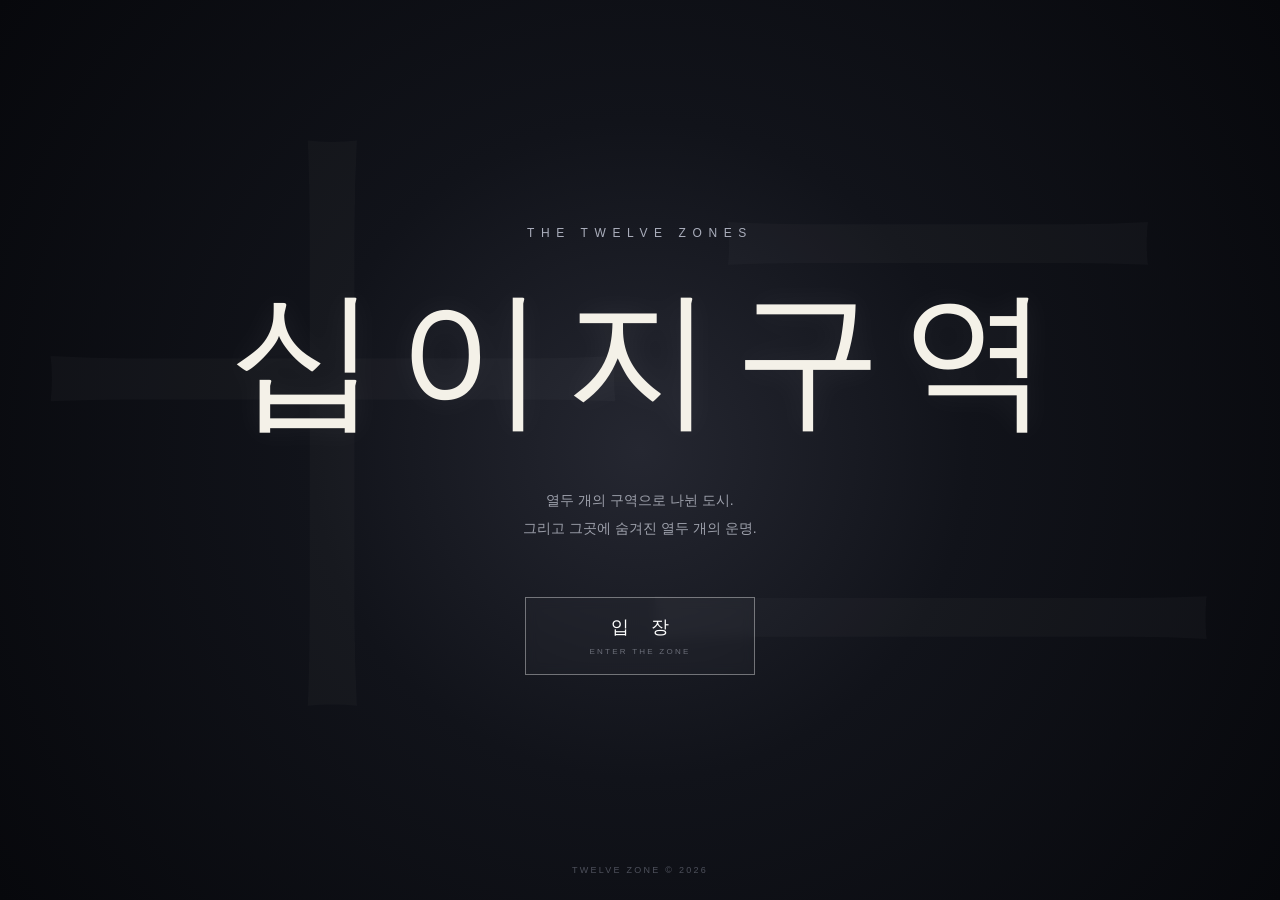
<file: index.html>
<!DOCTYPE html>
<html lang="ko">
<head>
    <meta charset="UTF-8">
    <meta name="viewport" content="width=device-width, initial-scale=1.0">

    <title>십이지구역 | TWELVE ZONE</title>

    <link rel="stylesheet" href="style.css">
</head>

<body>

    <!-- 메인 화면 -->
    <main id="main-screen" class="screen active">

        <div class="background-symbol">十二</div>

        <div class="main-content">

            <p class="subtitle">THE TWELVE ZONES</p>

            <h1>십이지구역</h1>

            <p class="description">
                열두 개의 구역으로 나뉜 도시.<br>
                그리고 그곳에 숨겨진 열두 개의 운명.
            </p>

            <!-- 입장 버튼 -->
            <a href="archive.html?tab=world" id="enter-button">
                <span>입 장</span>
                <small>ENTER THE ZONE</small>
            </a>

        </div>

        <div class="copyright">
            TWELVE ZONE © 2026
        </div>

    </main>

</body>
</html>
</file>
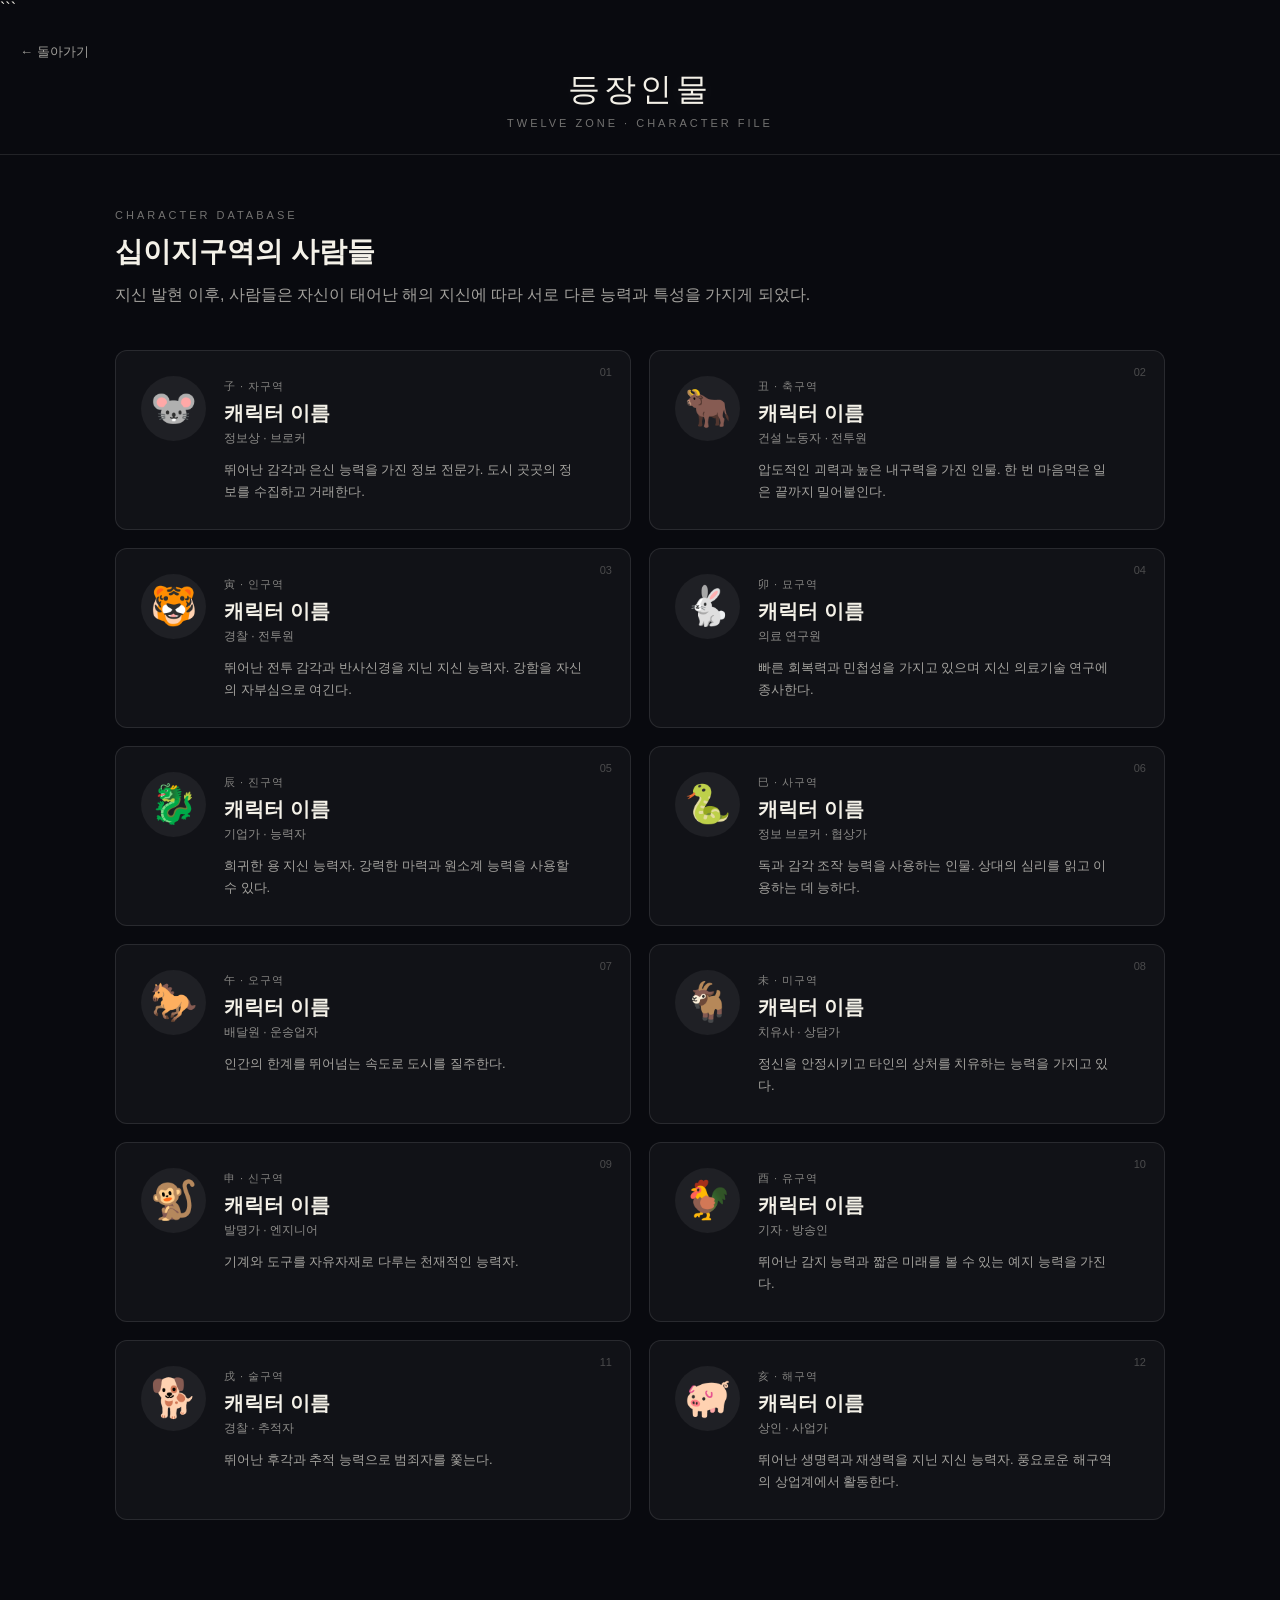
<file: characters.html>
<!DOCTYPE html>

<html lang="ko">
<head>
    <meta charset="UTF-8">
    <meta name="viewport" content="width=device-width, initial-scale=1.0">
    <title>등장인물 | 십이지구역</title>
    <link rel="stylesheet" href="style.css">
</head>

<body>

```
<div class="page">

    <header class="sub-header">
        <a href="index.html" class="back-button">← 돌아가기</a>
        <h1>등장인물</h1>
        <p>TWELVE ZONE · CHARACTER FILE</p>
    </header>

    <main class="character-container">

        <section class="character-intro">
            <span>CHARACTER DATABASE</span>
            <h2>십이지구역의 사람들</h2>
            <p>
                지신 발현 이후, 사람들은 자신이 태어난 해의 지신에 따라
                서로 다른 능력과 특성을 가지게 되었다.
            </p>
        </section>

        <section class="character-grid">

            <article class="character-card">
                <div class="character-number">01</div>
                <div class="character-icon">🐭</div>
                <div class="character-info">
                    <span class="character-zone">子 · 자구역</span>
                    <h3>캐릭터 이름</h3>
                    <p class="character-role">정보상 · 브로커</p>
                    <p>
                        뛰어난 감각과 은신 능력을 가진 정보 전문가.
                        도시 곳곳의 정보를 수집하고 거래한다.
                    </p>
                </div>
            </article>

            <article class="character-card">
                <div class="character-number">02</div>
                <div class="character-icon">🐂</div>
                <div class="character-info">
                    <span class="character-zone">丑 · 축구역</span>
                    <h3>캐릭터 이름</h3>
                    <p class="character-role">건설 노동자 · 전투원</p>
                    <p>
                        압도적인 괴력과 높은 내구력을 가진 인물.
                        한 번 마음먹은 일은 끝까지 밀어붙인다.
                    </p>
                </div>
            </article>

            <article class="character-card">
                <div class="character-number">03</div>
                <div class="character-icon">🐯</div>
                <div class="character-info">
                    <span class="character-zone">寅 · 인구역</span>
                    <h3>캐릭터 이름</h3>
                    <p class="character-role">경찰 · 전투원</p>
                    <p>
                        뛰어난 전투 감각과 반사신경을 지닌 지신 능력자.
                        강함을 자신의 자부심으로 여긴다.
                    </p>
                </div>
            </article>

            <article class="character-card">
                <div class="character-number">04</div>
                <div class="character-icon">🐇</div>
                <div class="character-info">
                    <span class="character-zone">卯 · 묘구역</span>
                    <h3>캐릭터 이름</h3>
                    <p class="character-role">의료 연구원</p>
                    <p>
                        빠른 회복력과 민첩성을 가지고 있으며
                        지신 의료기술 연구에 종사한다.
                    </p>
                </div>
            </article>

            <article class="character-card">
                <div class="character-number">05</div>
                <div class="character-icon">🐉</div>
                <div class="character-info">
                    <span class="character-zone">辰 · 진구역</span>
                    <h3>캐릭터 이름</h3>
                    <p class="character-role">기업가 · 능력자</p>
                    <p>
                        희귀한 용 지신 능력자.
                        강력한 마력과 원소계 능력을 사용할 수 있다.
                    </p>
                </div>
            </article>

            <article class="character-card">
                <div class="character-number">06</div>
                <div class="character-icon">🐍</div>
                <div class="character-info">
                    <span class="character-zone">巳 · 사구역</span>
                    <h3>캐릭터 이름</h3>
                    <p class="character-role">정보 브로커 · 협상가</p>
                    <p>
                        독과 감각 조작 능력을 사용하는 인물.
                        상대의 심리를 읽고 이용하는 데 능하다.
                    </p>
                </div>
            </article>

            <article class="character-card">
                <div class="character-number">07</div>
                <div class="character-icon">🐎</div>
                <div class="character-info">
                    <span class="character-zone">午 · 오구역</span>
                    <h3>캐릭터 이름</h3>
                    <p class="character-role">배달원 · 운송업자</p>
                    <p>
                        인간의 한계를 뛰어넘는 속도로 도시를 질주한다.
                    </p>
                </div>
            </article>

            <article class="character-card">
                <div class="character-number">08</div>
                <div class="character-icon">🐐</div>
                <div class="character-info">
                    <span class="character-zone">未 · 미구역</span>
                    <h3>캐릭터 이름</h3>
                    <p class="character-role">치유사 · 상담가</p>
                    <p>
                        정신을 안정시키고 타인의 상처를 치유하는
                        능력을 가지고 있다.
                    </p>
                </div>
            </article>

            <article class="character-card">
                <div class="character-number">09</div>
                <div class="character-icon">🐒</div>
                <div class="character-info">
                    <span class="character-zone">申 · 신구역</span>
                    <h3>캐릭터 이름</h3>
                    <p class="character-role">발명가 · 엔지니어</p>
                    <p>
                        기계와 도구를 자유자재로 다루는 천재적인 능력자.
                    </p>
                </div>
            </article>

            <article class="character-card">
                <div class="character-number">10</div>
                <div class="character-icon">🐓</div>
                <div class="character-info">
                    <span class="character-zone">酉 · 유구역</span>
                    <h3>캐릭터 이름</h3>
                    <p class="character-role">기자 · 방송인</p>
                    <p>
                        뛰어난 감지 능력과 짧은 미래를 볼 수 있는
                        예지 능력을 가진다.
                    </p>
                </div>
            </article>

            <article class="character-card">
                <div class="character-number">11</div>
                <div class="character-icon">🐕</div>
                <div class="character-info">
                    <span class="character-zone">戌 · 술구역</span>
                    <h3>캐릭터 이름</h3>
                    <p class="character-role">경찰 · 추적자</p>
                    <p>
                        뛰어난 후각과 추적 능력으로 범죄자를 쫓는다.
                    </p>
                </div>
            </article>

            <article class="character-card">
                <div class="character-number">12</div>
                <div class="character-icon">🐖</div>
                <div class="character-info">
                    <span class="character-zone">亥 · 해구역</span>
                    <h3>캐릭터 이름</h3>
                    <p class="character-role">상인 · 사업가</p>
                    <p>
                        뛰어난 생명력과 재생력을 지닌 지신 능력자.
                        풍요로운 해구역의 상업계에서 활동한다.
                    </p>
                </div>
            </article>

        </section>

    </main>

</div>
```

</body>
</html>
</file>
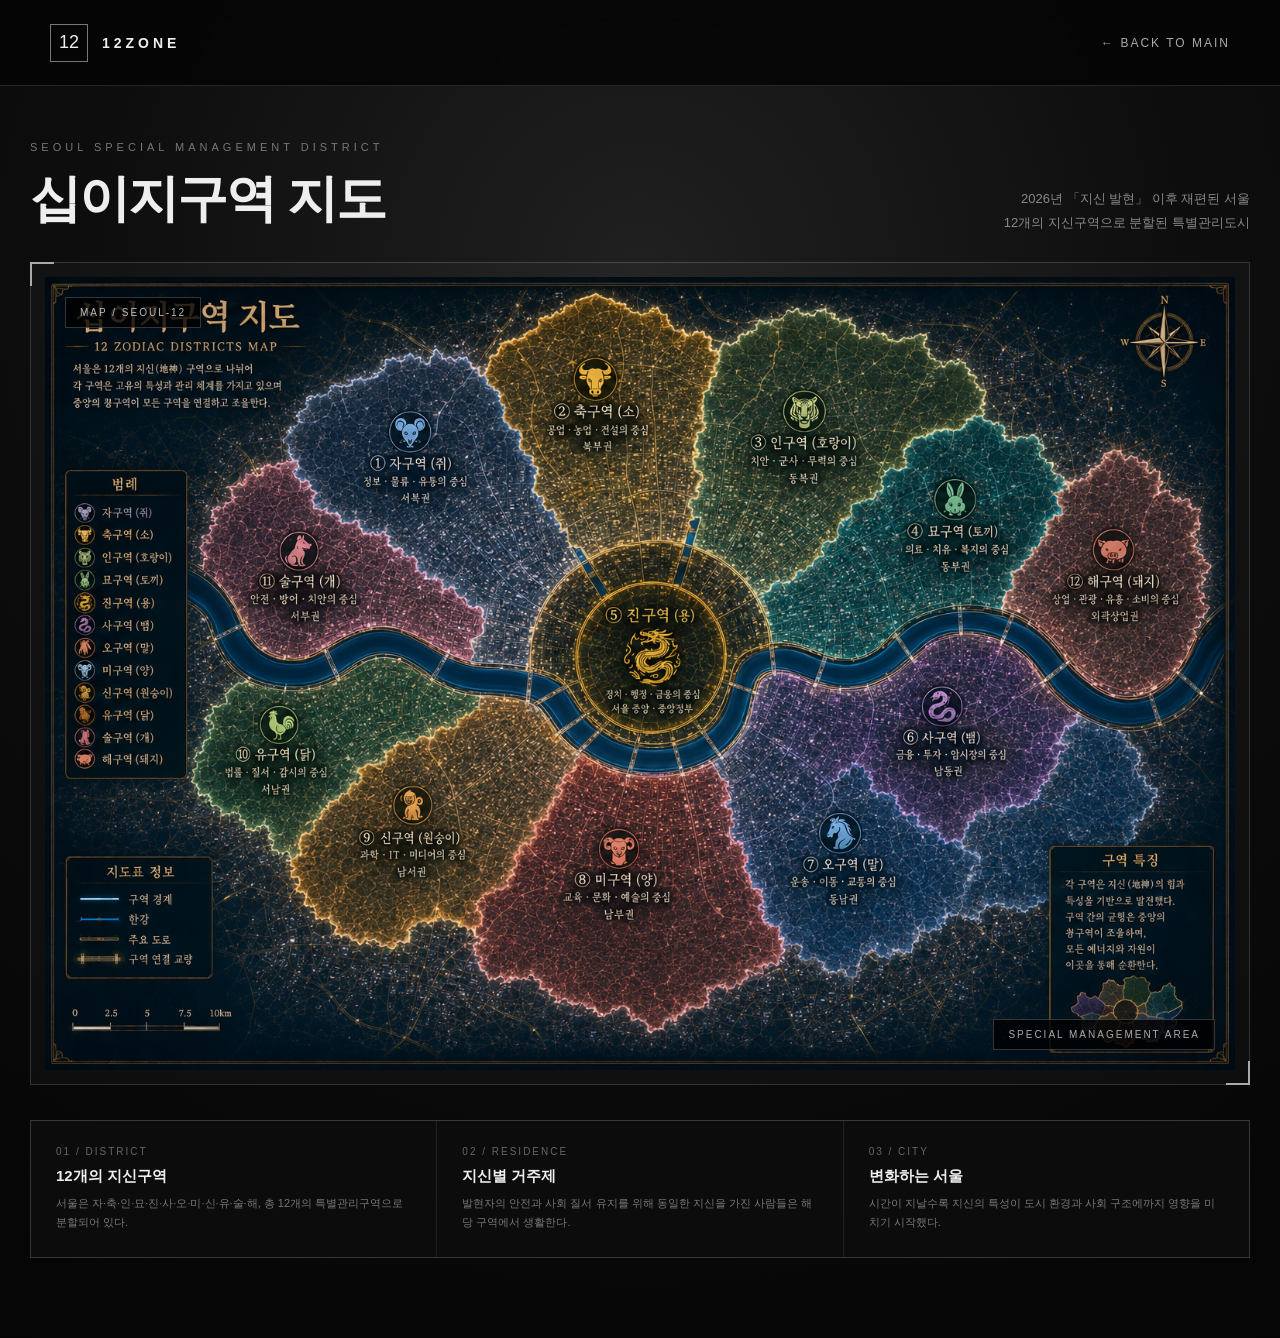
<file: map.html>
<!DOCTYPE html>
<html lang="ko">
<head>
    <meta charset="UTF-8">
    <meta name="viewport" content="width=device-width, initial-scale=1.0">

    <title>십이지구역 지도 | 12ZONE</title>

    <style>
        * {
            box-sizing: border-box;
        }

        html {
            min-height: 100%;
        }

        body {
            margin: 0;
            min-height: 100vh;
            background:
                radial-gradient(circle at 50% 20%, #202020 0%, #0d0d0d 45%, #050505 100%);
            color: #eee;
            font-family:
                "Pretendard",
                "Noto Sans KR",
                Arial,
                sans-serif;
        }

        /* 상단 헤더 */
        .header {
            height: 86px;
            border-bottom: 1px solid rgba(255,255,255,0.12);
            display: flex;
            align-items: center;
            justify-content: space-between;
            padding: 0 50px;
            background: rgba(5,5,5,0.88);
            backdrop-filter: blur(10px);
            position: sticky;
            top: 0;
            z-index: 10;
        }

        .logo {
            display: flex;
            align-items: center;
            gap: 14px;
        }

        .logo-mark {
            width: 38px;
            height: 38px;
            border: 1px solid #777;
            display: flex;
            align-items: center;
            justify-content: center;
            font-size: 18px;
        }

        .logo-text {
            font-size: 14px;
            letter-spacing: 4px;
            font-weight: 700;
        }

        .back {
            color: #aaa;
            text-decoration: none;
            font-size: 12px;
            letter-spacing: 2px;
            transition: 0.2s;
        }

        .back:hover {
            color: white;
        }

        /* 메인 */
        .container {
            width: min(1500px, calc(100% - 60px));
            margin: 0 auto;
            padding: 55px 0 80px;
        }

        .title-area {
            display: flex;
            justify-content: space-between;
            align-items: flex-end;
            margin-bottom: 28px;
        }

        .eyebrow {
            color: #777;
            font-size: 11px;
            letter-spacing: 4px;
            margin-bottom: 12px;
        }

        h1 {
            margin: 0;
            font-size: clamp(30px, 4vw, 52px);
            letter-spacing: -2px;
            font-weight: 700;
        }

        .description {
            color: #888;
            font-size: 13px;
            line-height: 1.8;
            text-align: right;
        }

        /* 지도 프레임 */
        .map-frame {
            position: relative;
            padding: 14px;
            background: rgba(255,255,255,0.025);
            border: 1px solid rgba(255,255,255,0.15);
        }

        .map-frame::before,
        .map-frame::after {
            content: "";
            position: absolute;
            width: 22px;
            height: 22px;
            pointer-events: none;
        }

        .map-frame::before {
            left: -1px;
            top: -1px;
            border-left: 2px solid #aaa;
            border-top: 2px solid #aaa;
        }

        .map-frame::after {
            right: -1px;
            bottom: -1px;
            border-right: 2px solid #aaa;
            border-bottom: 2px solid #aaa;
        }

        .map-inner {
            position: relative;
            background: #080808;
            overflow: hidden;
        }

        .map-inner img {
            display: block;
            width: 100%;
            height: auto;
        }

        /* 이미지 위 정보 */
        .map-label {
            position: absolute;
            top: 20px;
            left: 20px;
            padding: 9px 14px;
            background: rgba(0,0,0,0.78);
            border: 1px solid rgba(255,255,255,0.2);
            font-size: 10px;
            letter-spacing: 2px;
            color: #bbb;
        }

        .map-status {
            position: absolute;
            right: 20px;
            bottom: 20px;
            padding: 9px 14px;
            background: rgba(0,0,0,0.78);
            border: 1px solid rgba(255,255,255,0.2);
            font-size: 10px;
            letter-spacing: 2px;
            color: #aaa;
        }

        /* 하단 정보 */
        .info-grid {
            display: grid;
            grid-template-columns: repeat(3, 1fr);
            gap: 1px;
            margin-top: 35px;
            background: rgba(255,255,255,0.1);
            border: 1px solid rgba(255,255,255,0.1);
        }

        .info-card {
            min-height: 120px;
            padding: 25px;
            background: rgba(10,10,10,0.9);
        }

        .info-number {
            color: #666;
            font-size: 10px;
            letter-spacing: 2px;
            margin-bottom: 10px;
        }

        .info-title {
            font-size: 15px;
            font-weight: 600;
            margin-bottom: 8px;
        }

        .info-text {
            color: #777;
            font-size: 11px;
            line-height: 1.7;
        }

        /* 모바일 */
        @media (max-width: 800px) {

            .header {
                height: 70px;
                padding: 0 20px;
            }

            .container {
                width: calc(100% - 30px);
                padding-top: 35px;
            }

            .title-area {
                display: block;
            }

            .description {
                text-align: left;
                margin-top: 15px;
            }

            .info-grid {
                grid-template-columns: 1fr;
            }

            .map-frame {
                padding: 7px;
            }
        }
    </style>
</head>

<body>

<header class="header">

    <div class="logo">
        <div class="logo-mark">12</div>
        <div class="logo-text">12ZONE</div>
    </div>

    <a href="index.html" class="back">
        ← BACK TO MAIN
    </a>

</header>


<main class="container">

    <section class="title-area">

        <div>
            <div class="eyebrow">SEOUL SPECIAL MANAGEMENT DISTRICT</div>
            <h1>십이지구역 지도</h1>
        </div>

        <div class="description">
            2026년 「지신 발현」 이후 재편된 서울<br>
            12개의 지신구역으로 분할된 특별관리도시
        </div>

    </section>


    <section class="map-frame">

        <div class="map-inner">

            <img
                src="./zodiac-map.png"
                alt="서울 십이지구역 지도"
            >

            <div class="map-label">
                MAP / SEOUL-12
            </div>

            <div class="map-status">
                SPECIAL MANAGEMENT AREA
            </div>

        </div>

    </section>


    <section class="info-grid">

        <div class="info-card">
            <div class="info-number">01 / DISTRICT</div>
            <div class="info-title">12개의 지신구역</div>
            <div class="info-text">
                서울은 자·축·인·묘·진·사·오·미·신·유·술·해,
                총 12개의 특별관리구역으로 분할되어 있다.
            </div>
        </div>

        <div class="info-card">
            <div class="info-number">02 / RESIDENCE</div>
            <div class="info-title">지신별 거주제</div>
            <div class="info-text">
                발현자의 안전과 사회 질서 유지를 위해
                동일한 지신을 가진 사람들은 해당 구역에서 생활한다.
            </div>
        </div>

        <div class="info-card">
            <div class="info-number">03 / CITY</div>
            <div class="info-title">변화하는 서울</div>
            <div class="info-text">
                시간이 지날수록 지신의 특성이 도시 환경과
                사회 구조에까지 영향을 미치기 시작했다.
            </div>
        </div>

    </section>

</main>

</body>
</html>
</file>
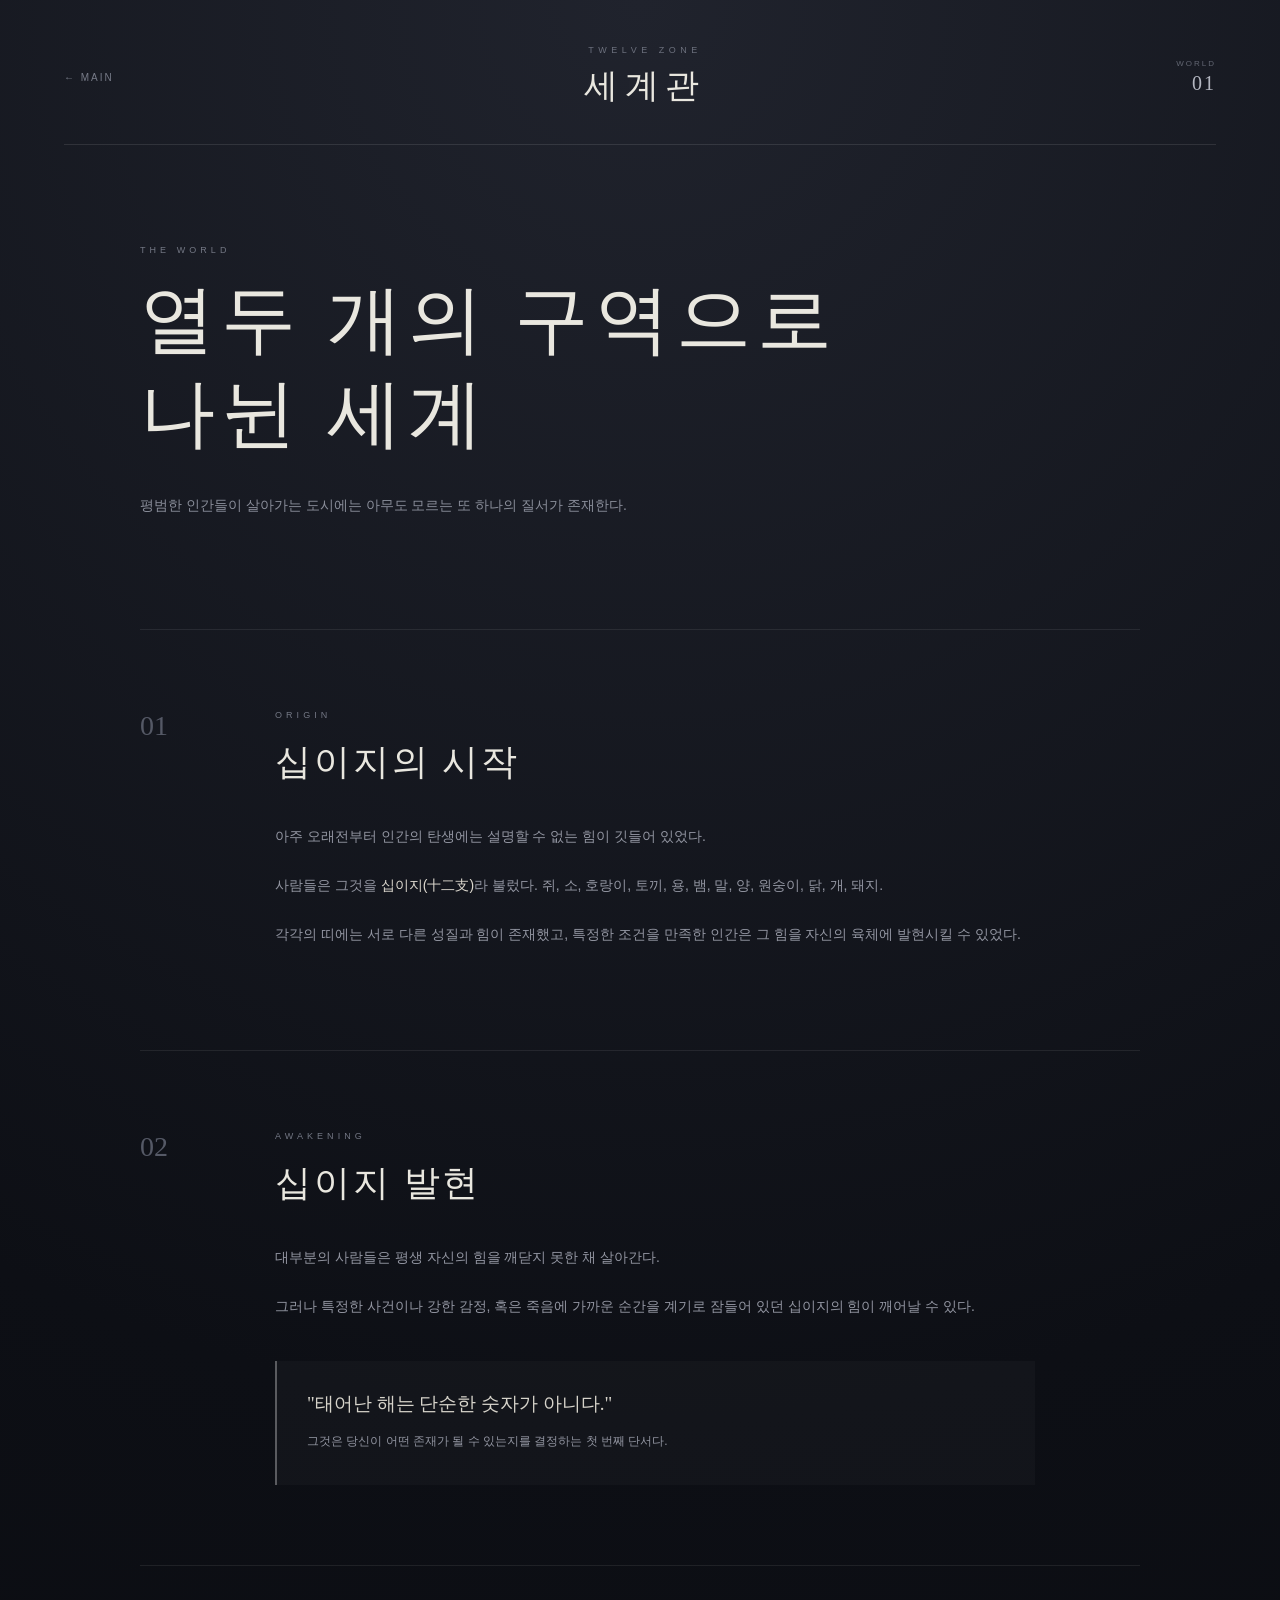
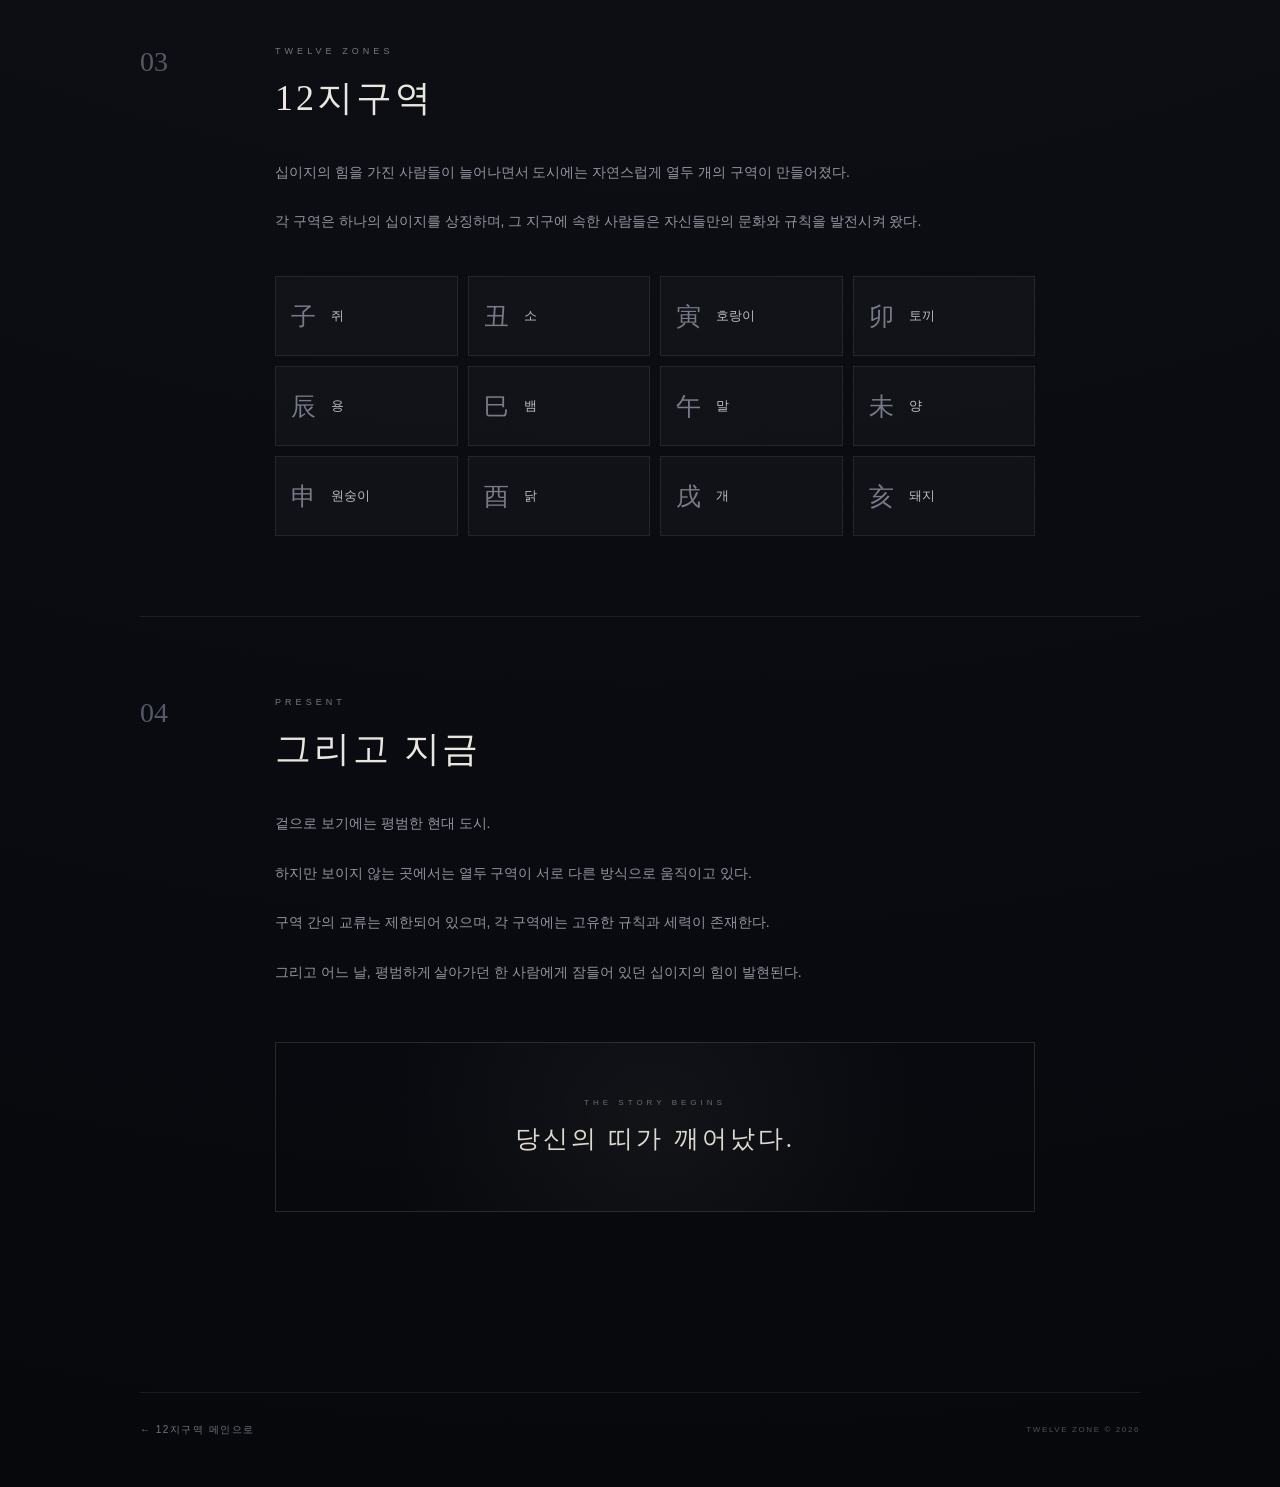
<file: world.html>
<!DOCTYPE html>
<html lang="ko">
<head>
    <meta charset="UTF-8">
    <meta name="viewport" content="width=device-width, initial-scale=1.0">

    <title>세계관 | 12지구역</title>

    <link rel="stylesheet" href="style.css">
</head>

<body>

    <main class="world-page">

        <!-- 상단 -->
        <header class="world-header">

            <a href="index.html" class="back-link">
                ← MAIN
            </a>

            <div class="header-title">
                <span>TWELVE ZONE</span>
                <h1>세계관</h1>
            </div>

            <div class="header-number">
                WORLD
                <strong>01</strong>
            </div>

        </header>


        <!-- 본문 -->
        <section class="world-content">

            <!-- INTRO -->
            <div class="world-intro">

                <span class="section-label">
                    THE WORLD
                </span>

                <h2>
                    열두 개의 구역으로<br>
                    나뉜 세계
                </h2>

                <p>
                    평범한 인간들이 살아가는 도시에는
                    아무도 모르는 또 하나의 질서가 존재한다.
                </p>

            </div>


            <!-- 세계의 탄생 -->
            <article class="world-section">

                <div class="section-number">
                    01
                </div>

                <div class="section-body">

                    <span class="section-label">
                        ORIGIN
                    </span>

                    <h3>
                        십이지의 시작
                    </h3>

                    <p>
                        아주 오래전부터 인간의 탄생에는
                        설명할 수 없는 힘이 깃들어 있었다.
                    </p>

                    <p>
                        사람들은 그것을 <strong>십이지(十二支)</strong>라 불렀다.
                        쥐, 소, 호랑이, 토끼, 용, 뱀,
                        말, 양, 원숭이, 닭, 개, 돼지.
                    </p>

                    <p>
                        각각의 띠에는 서로 다른 성질과 힘이 존재했고,
                        특정한 조건을 만족한 인간은 그 힘을
                        자신의 육체에 발현시킬 수 있었다.
                    </p>

                </div>

            </article>


            <!-- 발현 -->
            <article class="world-section">

                <div class="section-number">
                    02
                </div>

                <div class="section-body">

                    <span class="section-label">
                        AWAKENING
                    </span>

                    <h3>
                        십이지 발현
                    </h3>

                    <p>
                        대부분의 사람들은 평생 자신의 힘을
                        깨닫지 못한 채 살아간다.
                    </p>

                    <p>
                        그러나 특정한 사건이나 강한 감정,
                        혹은 죽음에 가까운 순간을 계기로
                        잠들어 있던 십이지의 힘이 깨어날 수 있다.
                    </p>

                    <div class="quote-box">

                        <span>
                            "태어난 해는 단순한 숫자가 아니다."
                        </span>

                        <p>
                            그것은 당신이 어떤 존재가 될 수 있는지를
                            결정하는 첫 번째 단서다.
                        </p>

                    </div>

                </div>

            </article>


            <!-- 12구역 -->
            <article class="world-section">

                <div class="section-number">
                    03
                </div>

                <div class="section-body">

                    <span class="section-label">
                        TWELVE ZONES
                    </span>

                    <h3>
                        12지구역
                    </h3>

                    <p>
                        십이지의 힘을 가진 사람들이 늘어나면서
                        도시에는 자연스럽게 열두 개의 구역이 만들어졌다.
                    </p>

                    <p>
                        각 구역은 하나의 십이지를 상징하며,
                        그 지구에 속한 사람들은 자신들만의
                        문화와 규칙을 발전시켜 왔다.
                    </p>

                    <div class="zone-list">

                        <div>
                            <span>子</span>
                            <strong>쥐</strong>
                        </div>

                        <div>
                            <span>丑</span>
                            <strong>소</strong>
                        </div>

                        <div>
                            <span>寅</span>
                            <strong>호랑이</strong>
                        </div>

                        <div>
                            <span>卯</span>
                            <strong>토끼</strong>
                        </div>

                        <div>
                            <span>辰</span>
                            <strong>용</strong>
                        </div>

                        <div>
                            <span>巳</span>
                            <strong>뱀</strong>
                        </div>

                        <div>
                            <span>午</span>
                            <strong>말</strong>
                        </div>

                        <div>
                            <span>未</span>
                            <strong>양</strong>
                        </div>

                        <div>
                            <span>申</span>
                            <strong>원숭이</strong>
                        </div>

                        <div>
                            <span>酉</span>
                            <strong>닭</strong>
                        </div>

                        <div>
                            <span>戌</span>
                            <strong>개</strong>
                        </div>

                        <div>
                            <span>亥</span>
                            <strong>돼지</strong>
                        </div>

                    </div>

                </div>

            </article>


            <!-- 현재 -->
            <article class="world-section">

                <div class="section-number">
                    04
                </div>

                <div class="section-body">

                    <span class="section-label">
                        PRESENT
                    </span>

                    <h3>
                        그리고 지금
                    </h3>

                    <p>
                        겉으로 보기에는 평범한 현대 도시.
                    </p>

                    <p>
                        하지만 보이지 않는 곳에서는
                        열두 구역이 서로 다른 방식으로 움직이고 있다.
                    </p>

                    <p>
                        구역 간의 교류는 제한되어 있으며,
                        각 구역에는 고유한 규칙과 세력이 존재한다.
                    </p>

                    <p>
                        그리고 어느 날,
                        평범하게 살아가던 한 사람에게
                        잠들어 있던 십이지의 힘이 발현된다.
                    </p>

                    <div class="ending-box">

                        <span>
                            THE STORY BEGINS
                        </span>

                        <strong>
                            당신의 띠가 깨어났다.
                        </strong>

                    </div>

                </div>

            </article>

        </section>


        <!-- 하단 -->
        <footer class="world-footer">

            <a href="index.html">
                ← 12지구역 메인으로
            </a>

            <span>
                TWELVE ZONE © 2026
            </span>

        </footer>

    </main>

</body>
</html>
</file>
<file: style.css>
* {
    margin: 0;
    padding: 0;
    box-sizing: border-box;
}

html,
body {
    width: 100%;
    height: 100%;
}

body {
    background: #090a0f;
    color: #f4f1e8;
    font-family: "Noto Sans KR", sans-serif;
    overflow: hidden;
}


/* =========================
   공통 화면
========================= */

.screen {
    position: fixed;
    inset: 0;

    width: 100%;
    height: 100%;

    display: flex;
    justify-content: center;
    align-items: center;

    opacity: 0;
    visibility: hidden;

    transition:
        opacity 0.8s ease,
        visibility 0.8s ease;
}

.screen.active {
    opacity: 1;
    visibility: visible;
}


/* =========================
   메인 화면
========================= */

#main-screen {
    background:
        radial-gradient(
            circle at center,
            #252731 0%,
            #11131a 42%,
            #07080c 100%
        );
}


/* 배경 한자 */

.background-symbol {
    position: absolute;

    font-family: serif;

    font-size: min(55vw, 600px);

    color: rgba(255, 255, 255, 0.025);

    user-select: none;

    transform: translateY(-2%);
}


/* 메인 콘텐츠 */

.main-content {
    position: relative;

    text-align: center;

    z-index: 2;

    animation: fadeUp 1.2s ease forwards;
}

.subtitle {
    margin-bottom: 20px;

    font-size: 12px;
    letter-spacing: 0.55em;

    color: #aaaebc;
}

h1 {
    font-family: serif;

    font-size: clamp(70px, 12vw, 150px);

    font-weight: 400;

    letter-spacing: 0.12em;

    margin-left: 0.12em;

    text-shadow:
        0 0 30px rgba(255,255,255,0.08);
}

.description {
    margin-top: 24px;

    color: #9da0ab;

    line-height: 2;

    font-size: 14px;
}


/* ========================================
   입장 버튼 - TWELVE ZONE
======================================== */

#enter-button {
    position: relative;

    display: flex;
    flex-direction: column;
    align-items: center;
    justify-content: center;

    margin: 55px auto 0;

    width: 230px;
    height: 78px;

    border: 1px solid rgba(255, 255, 255, 0.38);

    background: rgba(255, 255, 255, 0.025);

    color: #fff;

    text-decoration: none;

    cursor: pointer;

    overflow: hidden;

    backdrop-filter: blur(6px);
    -webkit-backdrop-filter: blur(6px);

    transition:
        width 0.45s ease,
        background 0.45s ease,
        border-color 0.45s ease,
        box-shadow 0.45s ease,
        transform 0.3s ease;
}


/* 버튼 내부 빛 */
#enter-button::before {
    content: "";

    position: absolute;

    top: 0;
    left: -130%;

    width: 80%;
    height: 100%;

    background: linear-gradient(
        90deg,
        transparent,
        rgba(255, 255, 255, 0.14),
        transparent
    );

    transform: skewX(-20deg);

    transition: left 0.8s ease;

    pointer-events: none;
}


/* 하단 포인트 라인 */
#enter-button::after {
    content: "";

    position: absolute;

    left: 50%;
    bottom: 0;

    width: 0;
    height: 1px;

    background: rgba(255, 255, 255, 0.9);

    transform: translateX(-50%);

    transition: width 0.5s ease;

    pointer-events: none;
}


/* 한글 */
#enter-button span {
    position: relative;
    z-index: 2;

    display: block;

    font-size: 18px;
    font-weight: 400;

    letter-spacing: 0.45em;

    margin-left: 0.45em;

    transition:
        letter-spacing 0.45s ease,
        transform 0.45s ease;
}


/* 영문 */
#enter-button small {
    position: relative;
    z-index: 2;

    display: block;

    margin-top: 8px;

    font-size: 8px;

    letter-spacing: 0.28em;

    color: #858894;

    opacity: 0.75;

    transition:
        opacity 0.45s ease,
        letter-spacing 0.45s ease;
}


/* 마우스 오버 */
#enter-button:hover {
    width: 250px;

    background: rgba(255, 255, 255, 0.055);

    border-color: rgba(255, 255, 255, 0.85);

    box-shadow:
        0 0 25px rgba(255, 255, 255, 0.07),
        inset 0 0 25px rgba(255, 255, 255, 0.025);

    transform: translateY(-3px);
}


/* 빛이 버튼을 가로질러 이동 */
#enter-button:hover::before {
    left: 140%;
}


/* 하단 라인 확장 */
#enter-button:hover::after {
    width: 100%;
}


/* 한글 확장 */
#enter-button:hover span {
    letter-spacing: 0.65em;

    transform: translateY(-1px);
}


/* 영문 밝아짐 */
#enter-button:hover small {
    opacity: 1;

    letter-spacing: 0.38em;
}


/* 클릭 */
#enter-button:active {
    transform: translateY(-1px) scale(0.97);
}


/* 키보드 접근성 */
#enter-button:focus-visible {
    outline: none;

    border-color: rgba(255, 255, 255, 0.9);

    box-shadow:
        0 0 0 2px rgba(255, 255, 255, 0.08),
        0 0 25px rgba(255, 255, 255, 0.08);
}


/* 모바일 */
@media (max-width: 600px) {

    #enter-button {
        width: 205px;
        height: 72px;

        margin-top: 40px;
    }

    #enter-button:hover {
        width: 220px;
    }

    #enter-button span {
        font-size: 17px;
    }

}


/* 저작권 */

.copyright {
    position: absolute;

    bottom: 25px;

    font-size: 9px;

    letter-spacing: 0.25em;

    color: #4d505b;
}


/* =========================
   메뉴 화면
========================= */

#menu-screen {
    background:
        radial-gradient(
            circle at center top,
            #20232d 0%,
            #0d0f15 55%,
            #07080c 100%
        );
}

.menu-container {
    width: min(900px, 90%);

    text-align: center;
}

.menu-subtitle {
    font-size: 10px;

    letter-spacing: 0.6em;

    color: #777b88;

    margin-bottom: 12px;
}

.menu-container h2 {
    font-family: serif;

    font-size: clamp(50px, 8vw, 90px);

    font-weight: 400;

    letter-spacing: 0.12em;
}

.menu-description {
    margin-top: 15px;

    color: #777b88;

    font-size: 13px;
}


/* 메뉴 카드 */

.menu-grid {
    display: grid;

    grid-template-columns: repeat(2, 1fr);

    gap: 15px;

    margin-top: 45px;
}

.menu-card {
    position: relative;

    height: 150px;

    text-align: left;

    padding: 28px;

    background: rgba(255,255,255,0.025);

    border: 1px solid rgba(255,255,255,0.12);

    color: #fff;

    cursor: pointer;

    transition:
        background 0.3s ease,
        border-color 0.3s ease,
        transform 0.3s ease;
}

.menu-card:hover {
    background: rgba(255,255,255,0.07);

    border-color: rgba(255,255,255,0.4);

    transform: translateY(-4px);
}

.menu-number {
    display: block;

    font-size: 10px;

    letter-spacing: 0.2em;

    color: #656975;

    margin-bottom: 20px;
}

.menu-card strong {
    display: block;

    font-family: serif;

    font-size: 25px;

    font-weight: 400;
}

.menu-card small {
    display: block;

    margin-top: 5px;

    font-size: 8px;

    letter-spacing: 0.3em;

    color: #686c78;
}


/* 돌아가기 */

#back-button {
    margin-top: 30px;

    border: none;

    background: none;

    color: #666a76;

    cursor: pointer;

    font-size: 10px;

    letter-spacing: 0.2em;

    transition: color 0.3s ease;
}

#back-button:hover {
    color: #fff;
}


/* =========================
   애니메이션
========================= */

@keyframes fadeUp {

    from {
        opacity: 0;
        transform: translateY(25px);
    }

    to {
        opacity: 1;
        transform: translateY(0);
    }

}


/* =========================
   모바일
========================= */

@media (max-width: 600px) {

    .menu-grid {
        grid-template-columns: 1fr;
    }

    .menu-card {
        height: 120px;
    }

}
/* =========================
   세계관 페이지
========================= */

.world-page {
    min-height: 100vh;

    background:
        radial-gradient(
            circle at 50% 0%,
            #20232d 0%,
            #0d0f15 45%,
            #07080c 100%
        );

    color: #e9e7df;

    overflow-y: auto;
}


/* 상단 */

.world-header {
    position: relative;

    display: flex;

    align-items: center;

    justify-content: space-between;

    width: min(1200px, 90%);

    margin: 0 auto;

    padding: 45px 0 35px;

    border-bottom: 1px solid rgba(255,255,255,0.1);
}

.back-link {
    color: #777b88;

    text-decoration: none;

    font-size: 10px;

    letter-spacing: 0.2em;

    transition: color 0.3s ease;
}

.back-link:hover {
    color: #fff;
}


.header-title {
    text-align: center;
}

.header-title span {
    display: block;

    margin-bottom: 8px;

    font-size: 9px;

    letter-spacing: 0.5em;

    color: #6c707d;
}

.header-title h1 {
    font-size: 34px;

    letter-spacing: 0.2em;

    margin: 0;
}


.header-number {
    display: flex;

    flex-direction: column;

    align-items: flex-end;

    font-size: 8px;

    letter-spacing: 0.25em;

    color: #626672;
}

.header-number strong {
    margin-top: 4px;

    font-size: 20px;

    font-family: serif;

    font-weight: 400;

    color: #b4b7c1;
}


/* 본문 */

.world-content {
    width: min(1000px, 88%);

    margin: 0 auto;

    padding: 100px 0;
}


/* INTRO */

.world-intro {
    padding-bottom: 110px;
}

.section-label {
    display: block;

    margin-bottom: 18px;

    font-size: 9px;

    letter-spacing: 0.45em;

    color: #737784;
}

.world-intro h2 {
    font-family: serif;

    font-weight: 400;

    font-size: clamp(42px, 6vw, 75px);

    line-height: 1.25;

    letter-spacing: 0.08em;
}

.world-intro p {
    margin-top: 30px;

    color: #898d99;

    line-height: 2;

    font-size: 14px;
}


/* SECTION */

.world-section {
    display: grid;

    grid-template-columns: 90px 1fr;

    gap: 45px;

    padding: 80px 0;

    border-top: 1px solid rgba(255,255,255,0.08);
}

.section-number {
    font-family: serif;

    font-size: 28px;

    color: #555966;
}

.section-body {
    max-width: 760px;
}

.section-body h3 {
    font-family: serif;

    font-size: 36px;

    font-weight: 400;

    letter-spacing: 0.08em;

    margin-bottom: 35px;
}

.section-body p {
    color: #9295a1;

    font-size: 14px;

    line-height: 2.1;

    margin-bottom: 20px;
}

.section-body strong {
    color: #ddd9cf;

    font-weight: 500;
}


/* 인용 박스 */

.quote-box {
    margin-top: 40px;

    padding: 30px;

    border-left: 2px solid rgba(255,255,255,0.3);

    background: rgba(255,255,255,0.025);
}

.quote-box span {
    display: block;

    font-family: serif;

    font-size: 19px;

    color: #d6d3ca;

    margin-bottom: 12px;
}

.quote-box p {
    margin: 0;

    font-size: 12px;
}


/* 12지 리스트 */

.zone-list {
    display: grid;

    grid-template-columns: repeat(4, 1fr);

    gap: 10px;

    margin-top: 40px;
}

.zone-list div {
    display: flex;

    align-items: center;

    gap: 15px;

    height: 80px;

    padding: 15px;

    border: 1px solid rgba(255,255,255,0.08);

    background: rgba(255,255,255,0.025);

    transition:
        background 0.3s ease,
        border-color 0.3s ease;
}

.zone-list div:hover {
    background: rgba(255,255,255,0.07);

    border-color: rgba(255,255,255,0.25);
}

.zone-list span {
    font-family: serif;

    font-size: 25px;

    color: #777b87;
}

.zone-list strong {
    font-size: 13px;

    color: #b9bbc3;
}


/* 마지막 박스 */

.ending-box {
    display: flex;

    flex-direction: column;

    align-items: center;

    justify-content: center;

    min-height: 170px;

    margin-top: 55px;

    border: 1px solid rgba(255,255,255,0.12);

    background:
        radial-gradient(
            circle,
            rgba(255,255,255,0.04),
            transparent 70%
        );

    text-align: center;
}

.ending-box span {
    font-size: 8px;

    letter-spacing: 0.5em;

    color: #686c78;

    margin-bottom: 15px;
}

.ending-box strong {
    font-family: serif;

    font-size: 25px;

    font-weight: 400;

    letter-spacing: 0.12em;
}


/* 하단 */

.world-footer {
    display: flex;

    justify-content: space-between;

    align-items: center;

    width: min(1000px, 88%);

    margin: 0 auto;

    padding: 30px 0 50px;

    border-top: 1px solid rgba(255,255,255,0.08);
}

.world-footer a {
    color: #707480;

    text-decoration: none;

    font-size: 10px;

    letter-spacing: 0.15em;

    transition: color 0.3s ease;
}

.world-footer a:hover {
    color: #fff;
}

.world-footer span {
    font-size: 8px;

    letter-spacing: 0.2em;

    color: #4d505b;
}


/* 모바일 */

@media (max-width: 700px) {

    .world-header {
        padding: 30px 0;
    }

    .header-title h1 {
        font-size: 25px;
    }

    .world-content {
        padding: 70px 0;
    }

    .world-section {
        grid-template-columns: 1fr;

        gap: 20px;

        padding: 60px 0;
    }

    .section-number {
        font-size: 18px;
    }

    .section-body h3 {
        font-size: 30px;
    }

    .zone-list {
        grid-template-columns: repeat(2, 1fr);
    }

    .world-footer {
        flex-direction: column;

        gap: 20px;

        align-items: flex-start;
    }

}
.menu-card {
    text-decoration: none;
}
/* 페이지 전체 스크롤 */
html,
body {
    min-height: 100%;
    height: auto;
    overflow-y: auto;
    overflow-x: hidden;
}

body {
    margin: 0;
}

/* 콘텐츠가 화면보다 길어질 경우 정상적으로 늘어나도록 */
#app,
main,
.page,
.container {
    height: auto;
    min-height: 100vh;
}
/* ================================
등장인물 페이지
================================ */

.sub-header {
padding: 40px 20px 25px;
text-align: center;
border-bottom: 1px solid rgba(255,255,255,0.1);
position: relative;
}

.sub-header h1 {
margin: 10px 0 5px;
font-size: 32px;
}

.sub-header p {
margin: 0;
opacity: 0.45;
font-size: 11px;
letter-spacing: 3px;
}

.back-button {
position: absolute;
left: 20px;
top: 25px;
color: inherit;
text-decoration: none;
opacity: 0.65;
font-size: 13px;
}

.character-container {
max-width: 1100px;
margin: 0 auto;
padding: 50px 25px 80px;
}

.character-intro {
margin-bottom: 40px;
}

.character-intro span {
font-size: 11px;
letter-spacing: 3px;
opacity: 0.45;
}

.character-intro h2 {
margin: 10px 0;
font-size: 28px;
}

.character-intro p {
line-height: 1.8;
opacity: 0.65;
}

.character-grid {
display: grid;
grid-template-columns: repeat(2, 1fr);
gap: 18px;
}

.character-card {
position: relative;
display: flex;
gap: 18px;
padding: 25px;
min-height: 180px;
border: 1px solid rgba(255,255,255,0.1);
border-radius: 12px;
background: rgba(255,255,255,0.035);
transition: 0.25s;
}

.character-card:hover {
transform: translateY(-4px);
border-color: rgba(255,255,255,0.25);
background: rgba(255,255,255,0.06);
}

.character-number {
position: absolute;
right: 18px;
top: 15px;
font-size: 11px;
opacity: 0.25;
}

.character-icon {
flex-shrink: 0;
width: 65px;
height: 65px;
display: flex;
align-items: center;
justify-content: center;
font-size: 38px;
border-radius: 50%;
background: rgba(255,255,255,0.06);
}

.character-info {
padding-right: 20px;
}

.character-zone {
font-size: 11px;
opacity: 0.5;
letter-spacing: 1px;
}

.character-info h3 {
margin: 6px 0 3px;
font-size: 20px;
}

.character-role {
margin: 0 0 12px;
font-size: 12px;
opacity: 0.55;
}

.character-info p:last-child {
margin: 0;
font-size: 13px;
line-height: 1.7;
opacity: 0.65;
}

@media (max-width: 700px) {

```
.character-grid {
    grid-template-columns: 1fr;
}

.character-container {
    padding: 35px 18px 60px;
}

.sub-header h1 {
    font-size: 26px;
}
```

}

/* 등장인물 이미지 - 얼굴이 중앙에서 잘리지 않도록 위쪽 기준 */
.character-card img {
    object-fit: cover;
    object-position: center top;
}

/* 모바일에서는 캐릭터 얼굴이 잘리지 않도록 상단을 기준으로 표시 */
@media (max-width: 700px) {
    .character-card img {
        object-position: center 15%;
    }
}

/* ========================================
   ZODIAC MAP PAGE
======================================== */

.map-page {
    margin: 0;
    padding: 0;

    min-height: 100vh;

    background:
        radial-gradient(
            circle at center,
            #17232b 0%,
            #0b1217 45%,
            #05090c 100%
        );

    color: #e8dcc5;

    overflow-x: hidden;
}


/* 상단 바 */

.map-topbar {
    position: fixed;

    top: 0;
    left: 0;
    right: 0;

    height: 82px;

    display: grid;
    grid-template-columns: 1fr auto 1fr;

    align-items: center;

    padding: 0 32px;

    box-sizing: border-box;

    background: rgba(5, 9, 12, 0.94);

    border-bottom: 1px solid rgba(201, 169, 106, 0.35);

    z-index: 100;
}


/* 메인으로 */

.map-back {
    justify-self: start;

    color: #c9b78f;

    text-decoration: none;

    font-size: 13px;

    letter-spacing: 1px;

    transition: 0.2s;
}

.map-back:hover {
    color: #fff;

    transform: translateX(-3px);
}


/* 제목 */

.map-title {
    text-align: center;
}

.map-title span {
    display: block;

    margin-bottom: 4px;

    font-size: 9px;

    letter-spacing: 4px;

    opacity: 0.5;
}

.map-title h1 {
    margin: 0;

    font-size: 23px;

    font-weight: 500;

    letter-spacing: 2px;
}


/* 오른쪽 */

.map-status {
    justify-self: end;

    text-align: right;

    font-size: 10px;

    line-height: 1.5;

    letter-spacing: 2px;

    opacity: 0.45;
}

.map-status span {
    font-size: 9px;
}


/* ========================================
   지도 영역
======================================== */

.map-main {
    min-height: 100vh;

    padding: 110px 30px 80px;

    box-sizing: border-box;

    display: flex;

    justify-content: center;

    align-items: flex-start;
}


/* 지도 테두리 */

.map-frame {
    width: min(1500px, 100%);

    padding: 8px;

    box-sizing: border-box;

    background: rgba(8, 13, 17, 0.8);

    border: 1px solid rgba(201, 169, 106, 0.35);

    box-shadow:
        0 20px 80px rgba(0, 0, 0, 0.6),
        0 0 40px rgba(40, 80, 100, 0.1);
}


/* 지도 이미지 */

.zodiac-map {
    display: block;

    width: 100%;

    height: auto;

    object-fit: contain;
}


/* ========================================
   하단
======================================== */

.map-footer {
    position: fixed;

    bottom: 0;

    left: 0;
    right: 0;

    height: 42px;

    display: flex;

    justify-content: space-between;

    align-items: center;

    padding: 0 24px;

    box-sizing: border-box;

    background: rgba(5, 9, 12, 0.94);

    border-top: 1px solid rgba(201, 169, 106, 0.2);

    font-size: 9px;

    letter-spacing: 1px;

    opacity: 0.55;
}


/* ========================================
   모바일
======================================== */

@media (max-width: 700px) {

    .map-topbar {
        height: 70px;

        padding: 0 15px;

        grid-template-columns: auto 1fr auto;
    }

    .map-title h1 {
        font-size: 16px;
    }

    .map-title span {
        font-size: 7px;

        letter-spacing: 2px;
    }

    .map-back {
        font-size: 11px;
    }

    .map-status {
        display: none;
    }

    .map-main {
        padding:
            90px
            10px
            60px;
    }

    .map-frame {
        padding: 4px;
    }

    .map-footer {
        padding: 0 10px;

        font-size: 7px;
    }

    .map-footer span:nth-child(2) {
        display: none;
    }
}
/* =========================================================
   LOCATION GROUPS
========================================================= */

.location-groups {
    display: grid;
    grid-template-columns: repeat(2, minmax(0, 1fr));
    gap: 18px;
    margin-top: 32px;
}

.location-group {
    border: 1px solid #29292d;
    background:
        linear-gradient(
            135deg,
            rgba(255,255,255,0.045),
            rgba(255,255,255,0.01)
        );
    transition:
        transform 0.25s ease,
        border-color 0.25s ease,
        background 0.25s ease;
}

.location-group:hover {
    transform: translateY(-3px);
    border-color: #555;
    background:
        linear-gradient(
            135deg,
            rgba(255,255,255,0.07),
            rgba(255,255,255,0.02)
        );
}

.location-group-header {
    display: flex;
    align-items: center;
    gap: 15px;
    padding: 18px 20px;
    border-bottom: 1px solid #29292d;
}

.location-number {
    display: flex;
    align-items: center;
    justify-content: center;

    width: 38px;
    height: 38px;

    flex-shrink: 0;

    border: 1px solid #444;

    font-size: 12px;
    letter-spacing: 0.08em;
    color: #aaa;
}

.location-group-header h3 {
    margin: 0 0 4px;

    font-size: 18px;
    font-weight: 600;
    letter-spacing: 0.02em;
}

.location-group-header span {
    display: block;

    font-size: 11px;
    color: #777;
    letter-spacing: 0.04em;
}

.location-list {
    display: grid;
    grid-template-columns: repeat(2, minmax(0, 1fr));
}

.location-item {
    display: flex;
    align-items: center;
    gap: 10px;

    min-height: 52px;
    padding: 10px 15px;

    border-right: 1px solid #29292d;
    border-bottom: 1px solid #29292d;

    transition:
        background 0.2s ease,
        padding-left 0.2s ease;
}

.location-item:nth-child(2n) {
    border-right: none;
}

.location-item:nth-last-child(-n + 2) {
    border-bottom: none;
}

.location-item:hover {
    background: rgba(255,255,255,0.04);
    padding-left: 19px;
}

.location-item span {
    min-width: 22px;

    font-size: 10px;
    color: #666;
    letter-spacing: 0.05em;
}

.location-item strong {
    font-size: 13px;
    font-weight: 500;
    color: #d0d0d0;
}


/* =========================================================
   LOCATION GROUPS RESPONSIVE
========================================================= */

@media (max-width: 900px) {

    .location-groups {
        grid-template-columns: 1fr;
    }

}


@media (max-width: 600px) {

    .location-groups {
        gap: 12px;
        margin-top: 22px;
    }

    .location-group-header {
        padding: 15px;
    }

    .location-group-header h3 {
        font-size: 16px;
    }

    .location-list {
        grid-template-columns: 1fr;
    }

    .location-item {
        border-right: none;
    }

    .location-item:nth-last-child(-n + 2) {
        border-bottom: 1px solid #29292d;
    }

    .location-item:last-child {
        border-bottom: none;
    }

}
</file>
